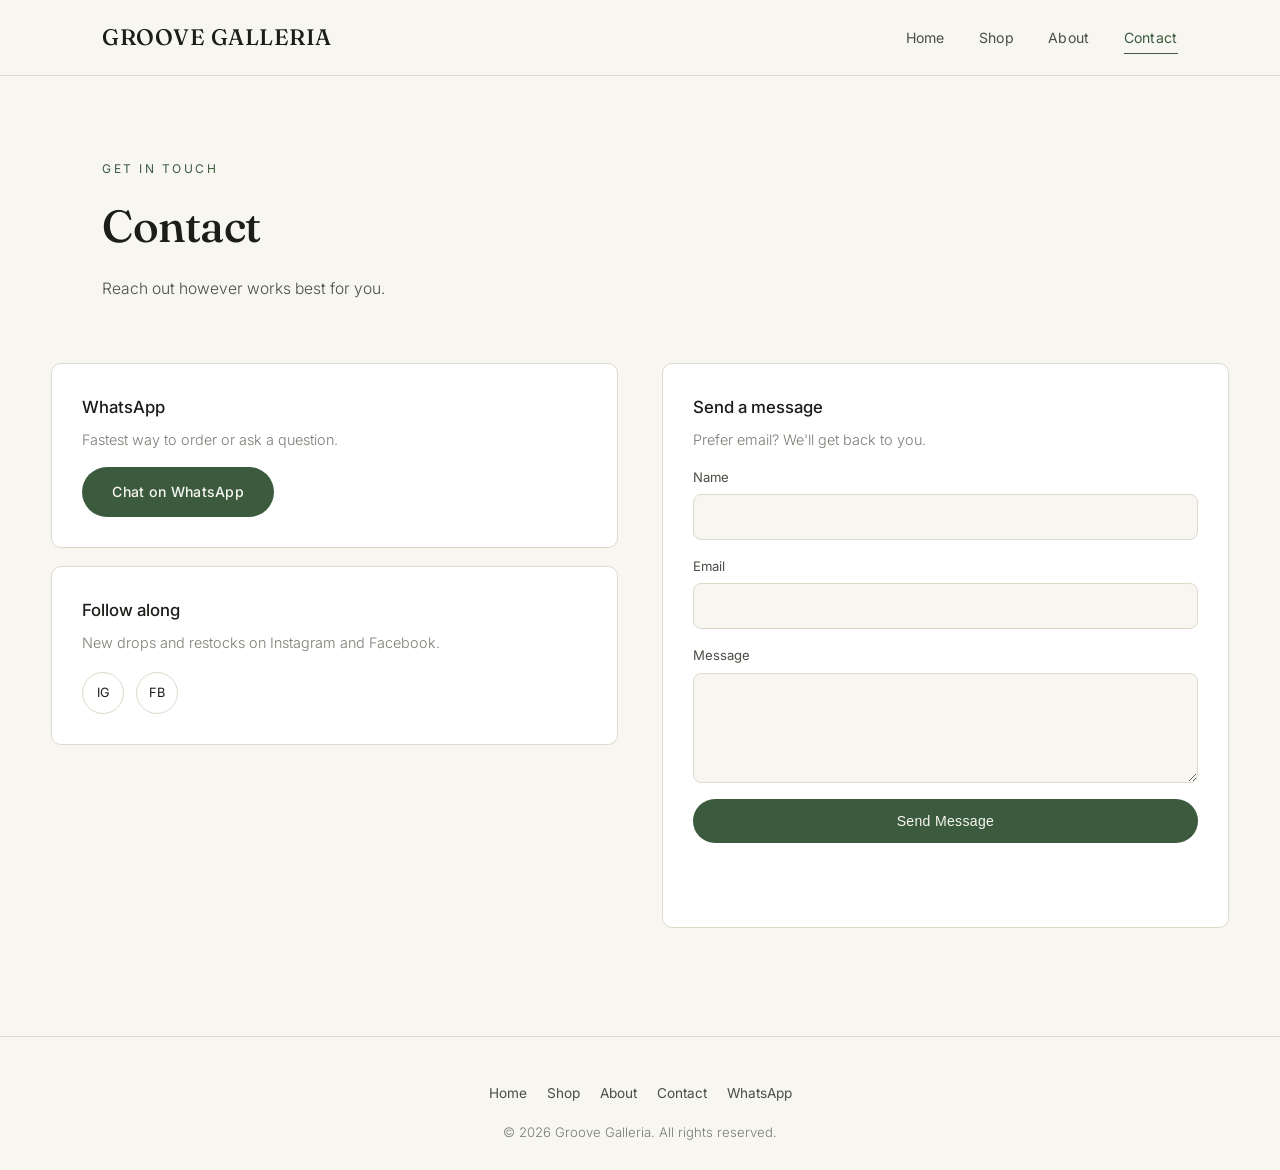
<file: contact(2).html>
<!DOCTYPE html>
<html lang="en">
<head>
<meta charset="UTF-8" />
<meta name="viewport" content="width=device-width, initial-scale=1.0"/>
<title>Contact | Groove Galleria</title>
<meta name="description" content="Get in touch with Groove Galleria — order on WhatsApp, follow us on social, or send a message directly." />
<meta property="og:title" content="Contact | Groove Galleria" />
<meta property="og:image" content="https://groovegalleria.co.za/hero.jpg" />
<meta property="og:type" content="website" />

<link rel="preconnect" href="https://fonts.googleapis.com">
<link rel="preconnect" href="https://fonts.gstatic.com" crossorigin>
<link rel="stylesheet" href="style.css">
</head>
<body>

<nav>
  <a href="index.html" class="logo">GROOVE GALLERIA</a>
  <button class="nav-toggle" aria-label="Toggle menu" aria-expanded="false" aria-controls="nav-links">
    <span></span><span></span><span></span>
  </button>
  <ul class="nav-links" id="nav-links">
    <li><a href="index.html">Home</a></li>
    <li><a href="shop.html">Shop</a></li>
    <li><a href="about.html">About</a></li>
    <li><a href="contact.html" aria-current="page">Contact</a></li>
  </ul>
</nav>

<div class="page-hero">
  <span class="eyebrow">Get In Touch</span>
  <h1>Contact</h1>
  <p>Reach out however works best for you.</p>
</div>

<section class="section">
  <div class="contact-grid">
    <div>
      <div class="contact-card">
        <h3>WhatsApp</h3>
        <p>Fastest way to order or ask a question.</p>
        <a href="https://wa.me/27706686611" target="_blank" rel="noopener" class="btn">Chat on WhatsApp</a>
      </div>
      <div class="contact-card">
        <h3>Follow along</h3>
        <p>New drops and restocks on Instagram and Facebook.</p>
        <div class="social-row">
          <a href="https://instagram.com" target="_blank" rel="noopener" aria-label="Instagram">IG</a>
          <a href="https://facebook.com" target="_blank" rel="noopener" aria-label="Facebook">FB</a>
        </div>
      </div>
    </div>

    <div class="contact-card">
      <h3>Send a message</h3>
      <p>Prefer email? We'll get back to you.</p>
      <form class="contact-form" id="contact-form" action="https://formspree.io/f/YOUR_FORM_ID" method="POST">
        <div class="field">
          <label for="name">Name</label>
          <input type="text" id="name" name="name" required>
        </div>
        <div class="field">
          <label for="email">Email</label>
          <input type="email" id="email" name="email" required>
        </div>
        <div class="field">
          <label for="message">Message</label>
          <textarea id="message" name="message" required></textarea>
        </div>
        <button type="submit" class="btn">Send Message</button>
        <p class="form-status" id="form-status"></p>
      </form>
    </div>
  </div>
</section>

<footer>
  <div class="footer-links">
    <a href="index.html">Home</a>
    <a href="shop.html">Shop</a>
    <a href="about.html">About</a>
    <a href="contact.html">Contact</a>
    <a href="https://wa.me/27706686611" target="_blank" rel="noopener">WhatsApp</a>
  </div>
  <p>&copy; 2026 Groove Galleria. All rights reserved.</p>
</footer>

<script>
const toggle = document.querySelector('.nav-toggle');
const links = document.getElementById('nav-links');
toggle.addEventListener('click', () => {
  const open = links.classList.toggle('open');
  toggle.setAttribute('aria-expanded', open);
});
links.querySelectorAll('a').forEach(a => a.addEventListener('click', () => {
  links.classList.remove('open');
  toggle.setAttribute('aria-expanded', 'false');
}));

// Contact form submission (Formspree)
const form = document.getElementById('contact-form');
const status = document.getElementById('form-status');

form.addEventListener('submit', async (e) => {
  e.preventDefault();
  status.textContent = 'Sending…';
  status.className = 'form-status';

  try {
    const res = await fetch(form.action, {
      method: 'POST',
      body: new FormData(form),
      headers: { 'Accept': 'application/json' }
    });
    if (res.ok) {
      status.textContent = "Message sent — we'll get back to you soon.";
      status.className = 'form-status success';
      form.reset();
    } else {
      throw new Error('Form submission failed');
    }
  } catch (err) {
    status.textContent = 'Something went wrong — please try WhatsApp instead.';
    status.className = 'form-status error';
  }
});
</script>

</body>
</html>
</file>
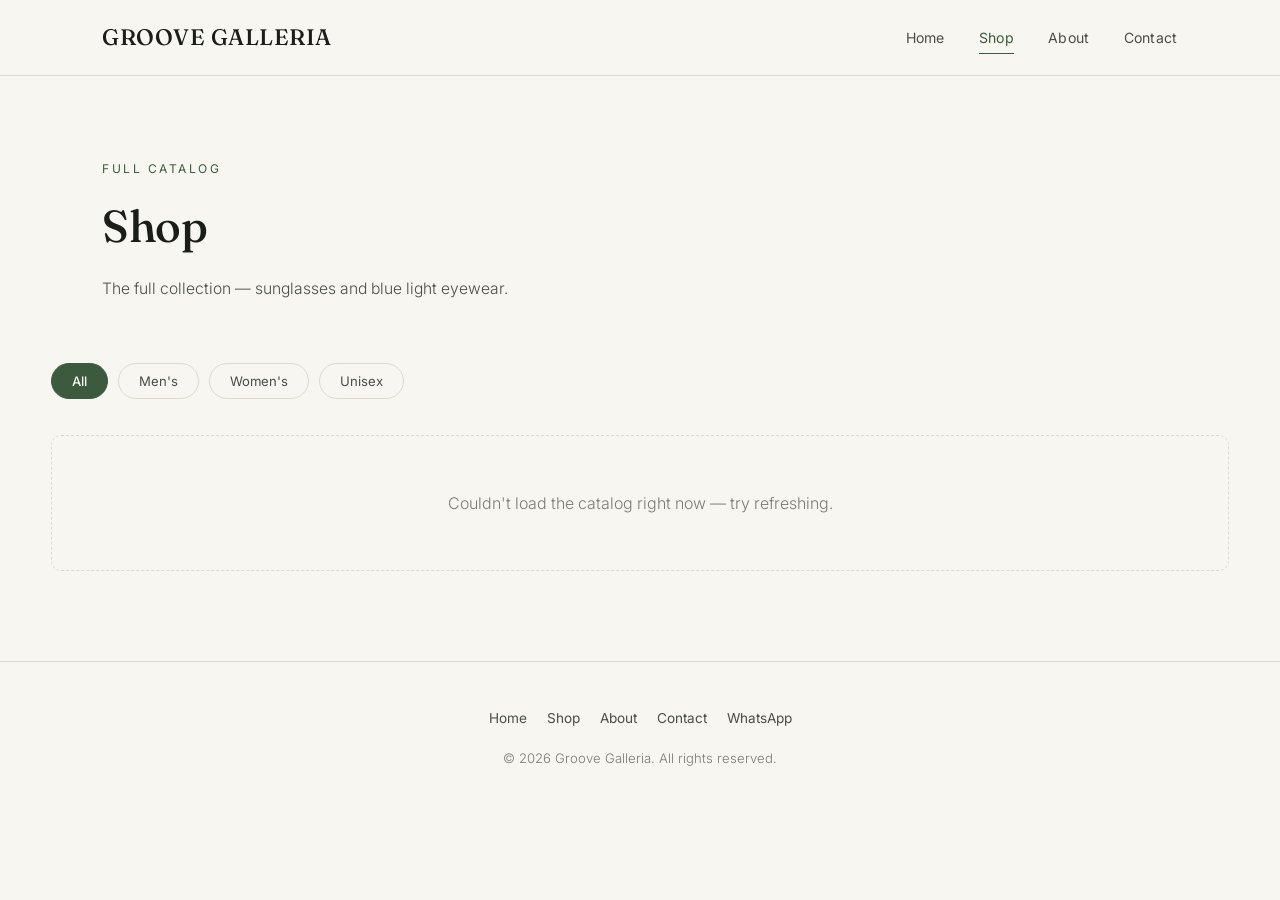
<file: shop.html>
<!DOCTYPE html>
<html lang="en">
<head>
<meta charset="UTF-8" />
<meta name="viewport" content="width=device-width, initial-scale=1.0"/>
<title>Shop | Groove Galleria</title>
<meta name="description" content="Browse the full Groove Galleria catalog — premium sunglasses and blue light glasses for men, women and unisex." />
<meta property="og:title" content="Shop | Groove Galleria" />
<meta property="og:image" content="https://groovegalleria.co.za/hero.jpg" />
<meta property="og:type" content="website" />

<link rel="preconnect" href="https://fonts.googleapis.com">
<link rel="preconnect" href="https://fonts.gstatic.com" crossorigin>
<link rel="stylesheet" href="style.css">
</head>
<body>

<nav>
  <a href="index.html" class="logo">GROOVE GALLERIA</a>
  <button class="nav-toggle" aria-label="Toggle menu" aria-expanded="false" aria-controls="nav-links">
    <span></span><span></span><span></span>
  </button>
  <ul class="nav-links" id="nav-links">
    <li><a href="index.html">Home</a></li>
    <li><a href="shop.html" aria-current="page">Shop</a></li>
    <li><a href="about.html">About</a></li>
    <li><a href="contact.html">Contact</a></li>
  </ul>
</nav>

<div class="page-hero">
  <span class="eyebrow">Full Catalog</span>
  <h1>Shop</h1>
  <p>The full collection — sunglasses and blue light eyewear.</p>
</div>

<section class="section">
  <div class="filters" id="filters">
    <button class="filter-btn active" data-filter="all">All</button>
    <button class="filter-btn" data-filter="men's">Men's</button>
    <button class="filter-btn" data-filter="women's">Women's</button>
    <button class="filter-btn" data-filter="unisex">Unisex</button>
  </div>
  <div class="products-grid" id="products">
    <div class="loading-state">Loading catalog…</div>
  </div>
</section>

<footer>
  <div class="footer-links">
    <a href="index.html">Home</a>
    <a href="shop.html">Shop</a>
    <a href="about.html">About</a>
    <a href="contact.html">Contact</a>
    <a href="https://wa.me/27706686611" target="_blank" rel="noopener">WhatsApp</a>
  </div>
  <p>&copy; 2026 Groove Galleria. All rights reserved.</p>
</footer>

<script>
// Mobile nav toggle
const toggle = document.querySelector('.nav-toggle');
const links = document.getElementById('nav-links');
toggle.addEventListener('click', () => {
  const open = links.classList.toggle('open');
  toggle.setAttribute('aria-expanded', open);
});
links.querySelectorAll('a').forEach(a => a.addEventListener('click', () => {
  links.classList.remove('open');
  toggle.setAttribute('aria-expanded', 'false');
}));

// Product catalog + filtering
let allProducts = [];
const grid = document.getElementById('products');

function renderProducts(list) {
  if (!list.length) {
    grid.innerHTML = '<div class="empty-state">No pieces in this category yet — check back soon.</div>';
    return;
  }
  grid.innerHTML = list.map(product => `
    <div class="product">
      <img src="${product.image || ''}" alt="${product.name}" loading="lazy">
      <div class="product-info">
        <p class="product-category">${product.category || 'Eyewear'}</p>
        <h3>${product.name}</h3>
        <p class="product-price">R${product.price}</p>
        <p class="stock">${product.stock} in stock</p>
        <a href="checkout.html?id=${encodeURIComponent(product.id)}" class="order-btn">
          Buy Now
        </a>
      </div>
    </div>
  `).join('');
}

fetch("https://sheetdb.io/api/v1/5rx85jjefrjui")
  .then(res => res.json())
  .then(products => {
    allProducts = products;
    renderProducts(allProducts);
  })
  .catch(() => {
    grid.innerHTML = '<div class="empty-state">Couldn\'t load the catalog right now — try refreshing.</div>';
  });

document.getElementById('filters').addEventListener('click', (e) => {
  const btn = e.target.closest('.filter-btn');
  if (!btn) return;

  document.querySelectorAll('.filter-btn').forEach(b => b.classList.remove('active'));
  btn.classList.add('active');

  const filter = btn.dataset.filter;
  if (filter === 'all') {
    renderProducts(allProducts);
  } else {
    renderProducts(allProducts.filter(p => (p.gender || p.category || '').toLowerCase().includes(filter)));
  }
});
</script>

</body>
</html>
</file>
<file: style.css>
/* ============================================
   GROOVE GALLERIA — clean spring design system
   ============================================ */

@import url('https://fonts.googleapis.com/css2?family=Fraunces:opsz,wght@9..144,400;9..144,500;9..144,600&family=Inter:wght@300;400;500;600;700&display=swap');

:root {
  --bg: #F7F6F1;
  --bg-raised: #EFEDE4;
  --border: #DEDACB;
  --ink: #1A1D18;
  --ink-soft: #4A4E45;
  --grey: #7A7D74;
  --green: #3C5B3E;
  --green-dark: #2A4029;
  --sage: #8FA888;
  --sage-soft: rgba(143, 168, 136, 0.15);

  --font-display: 'Fraunces', serif;
  --font-body: 'Inter', sans-serif;

  --radius-lg: 10px;
  --radius-md: 8px;
  --radius-full: 40px;
}

* { margin: 0; padding: 0; box-sizing: border-box; }

html { scroll-behavior: smooth; }

body {
  background: var(--bg);
  color: var(--ink);
  font-family: var(--font-body);
  font-weight: 400;
  overflow-x: hidden;
  line-height: 1.55;
}

a { color: inherit; }
img { max-width: 100%; display: block; }

@media (prefers-reduced-motion: reduce) {
  html { scroll-behavior: auto; }
  *, *::before, *::after { animation-duration: 0.001ms !important; animation-iteration-count: 1 !important; transition-duration: 0.001ms !important; }
}

/* ---------- NAV ---------- */
nav {
  width: 100%;
  padding: 20px 8%;
  display: flex;
  justify-content: space-between;
  align-items: center;
  position: fixed;
  top: 0;
  z-index: 1000;
  background: rgba(247,246,241,0.85);
  backdrop-filter: blur(10px);
  border-bottom: 1px solid var(--border);
}

.logo {
  font-family: var(--font-display);
  font-size: 1.4rem;
  font-weight: 500;
  letter-spacing: 0.5px;
  text-decoration: none;
  color: var(--ink);
}

.nav-links { display: flex; gap: 34px; list-style: none; }

.nav-links a {
  text-decoration: none;
  color: var(--ink-soft);
  font-size: 0.88rem;
  letter-spacing: 0.3px;
  transition: 0.3s;
  position: relative;
  padding-bottom: 4px;
}

.nav-links a:hover,
.nav-links a[aria-current="page"] { color: var(--green); }

.nav-links a[aria-current="page"]::after {
  content: '';
  position: absolute;
  left: 0; right: 0; bottom: -4px;
  height: 1px;
  background: var(--green);
}

.nav-toggle {
  display: none;
  flex-direction: column;
  gap: 5px;
  background: none;
  border: none;
  cursor: pointer;
  padding: 6px;
  z-index: 1100;
}
.nav-toggle span { width: 22px; height: 1.5px; background: var(--ink); transition: 0.3s; }
.nav-toggle[aria-expanded="true"] span:nth-child(1) { transform: translateY(6.5px) rotate(45deg); }
.nav-toggle[aria-expanded="true"] span:nth-child(2) { opacity: 0; }
.nav-toggle[aria-expanded="true"] span:nth-child(3) { transform: translateY(-6.5px) rotate(-45deg); }

@media (max-width: 768px) {
  .nav-toggle { display: flex; }
  .nav-links {
    position: fixed;
    inset: 0 0 0 auto;
    width: min(75vw, 320px);
    height: 100vh;
    background: var(--bg);
    flex-direction: column;
    justify-content: center;
    align-items: center;
    gap: 34px;
    transform: translateX(100%);
    transition: transform 0.35s ease;
    border-left: 1px solid var(--border);
  }
  .nav-links.open { transform: translateX(0); }
  .nav-links a { font-size: 1.1rem; }
}

/* ---------- BUTTONS ---------- */
.btn {
  display: inline-block;
  padding: 14px 30px;
  background: var(--green);
  color: var(--bg);
  text-decoration: none;
  border-radius: var(--radius-full);
  font-weight: 500;
  font-size: 0.88rem;
  letter-spacing: 0.3px;
  border: none;
  cursor: pointer;
  transition: 0.3s;
}
.btn:hover { background: var(--green-dark); transform: translateY(-2px); }

.btn-outline {
  background: transparent;
  border: 1px solid var(--border);
  color: var(--ink);
}
.btn-outline:hover { background: var(--sage-soft); border-color: var(--sage); color: var(--green); transform: none; }

:focus-visible { outline: 2px solid var(--green); outline-offset: 3px; }

/* ---------- HERO (home) ---------- */
.hero {
  height: 100vh;
  min-height: 560px;
  position: relative;
  overflow: hidden;
  display: flex;
  align-items: center;
  justify-content: center;
  text-align: center;
}
.hero-image { position: absolute; width: 100%; height: 100%; object-fit: cover; }
.overlay {
  position: absolute; inset: 0;
  background: linear-gradient(to bottom, rgba(26,29,24,0.15), rgba(26,29,24,0.55));
}
.hero-content { position: relative; z-index: 10; max-width: 680px; padding: 20px; color: #fff; }
.hero-tag {
  display: inline-block;
  padding: 7px 18px;
  border: 1px solid rgba(255,255,255,0.4);
  border-radius: var(--radius-full);
  margin-bottom: 25px;
  font-size: 0.75rem;
  letter-spacing: 2px;
  background: rgba(255,255,255,0.08);
  backdrop-filter: blur(8px);
}
.hero-content h1 {
  font-family: var(--font-display);
  font-weight: 500;
  font-size: 4.4rem;
  line-height: 1;
  margin-bottom: 22px;
  letter-spacing: -1px;
}
.hero-content p {
  color: rgba(255,255,255,0.85);
  line-height: 1.7;
  margin-bottom: 32px;
  font-size: 1.02rem;
  font-weight: 300;
}
.scroll-down {
  position: absolute; bottom: 30px; left: 50%;
  transform: translateX(-50%);
  font-size: 0.7rem; letter-spacing: 3px; opacity: 0.75; z-index: 10; color: #fff;
}

/* ---------- PAGE HERO (interior pages) ---------- */
.page-hero { padding: 160px 8% 60px; max-width: 1300px; margin: 0 auto; }
.page-hero .eyebrow {
  color: var(--green);
  font-size: 0.75rem;
  letter-spacing: 2.5px;
  text-transform: uppercase;
  margin-bottom: 12px;
  display: block;
}
.page-hero h1 {
  font-family: var(--font-display);
  font-weight: 500;
  font-size: 2.8rem;
  letter-spacing: -0.5px;
  margin-bottom: 16px;
}
.page-hero p { color: var(--ink-soft); max-width: 520px; font-size: 0.98rem; line-height: 1.7; font-weight: 300; }

/* ---------- SECTIONS ---------- */
section.section { width: 92%; max-width: 1300px; margin: 0 auto 90px; }
.section-header {
  display: flex; justify-content: space-between; align-items: flex-end;
  margin-bottom: 32px; flex-wrap: wrap; gap: 15px;
}
.section-header h2 {
  font-family: var(--font-display);
  font-weight: 500;
  font-size: 1.7rem;
  letter-spacing: -0.3px;
}
.section-header p { color: var(--grey); font-size: 0.9rem; font-weight: 300; }

/* ---------- FILTERS (shop) ---------- */
.filters { display: flex; gap: 10px; flex-wrap: wrap; margin-bottom: 36px; }
.filter-btn {
  padding: 9px 20px;
  border-radius: var(--radius-full);
  border: 1px solid var(--border);
  background: transparent;
  color: var(--ink-soft);
  font-family: var(--font-body);
  font-size: 0.82rem;
  cursor: pointer;
  transition: 0.25s;
}
.filter-btn:hover { border-color: var(--sage); color: var(--green); }
.filter-btn.active { background: var(--green); border-color: var(--green); color: var(--bg); font-weight: 500; }

/* ---------- PRODUCTS ---------- */
.products-grid { display: grid; grid-template-columns: repeat(4, 1fr); gap: 22px; }
.product {
  background: #fff;
  border: 1px solid var(--border);
  border-radius: var(--radius-lg);
  overflow: hidden;
  transition: 0.4s ease;
  opacity: 0;
  transform: translateY(16px);
  animation: fadeUp 0.6s ease forwards;
}
@keyframes fadeUp { to { opacity: 1; transform: translateY(0); } }
.product:hover { transform: translateY(-4px); box-shadow: 0 10px 28px rgba(26,29,24,0.08); border-color: var(--sage); }
.product img { width: 100%; height: 260px; object-fit: cover; background: var(--bg-raised); }
.product-info { padding: 18px; }
.product-category { color: var(--green); font-size: 0.72rem; text-transform: uppercase; letter-spacing: 1px; margin-bottom: 8px; }
.product h3 { font-size: 0.98rem; margin-bottom: 8px; font-weight: 500; }
.product-price { font-size: 1.08rem; font-weight: 600; margin-bottom: 8px; }
.stock { color: var(--grey); margin-bottom: 16px; font-size: 0.85rem; font-weight: 300; }
.order-btn {
  display: block; width: 100%; text-align: center; padding: 11px;
  background: var(--green); color: var(--bg); text-decoration: none;
  border-radius: var(--radius-md); font-weight: 500; transition: 0.3s; font-size: 0.86rem;
}
.order-btn:hover { background: var(--green-dark); }

.empty-state, .loading-state {
  grid-column: 1 / -1; text-align: center; padding: 55px 20px;
  color: var(--grey); border: 1px dashed var(--border); border-radius: var(--radius-lg);
  font-weight: 300;
}

@media (max-width: 1100px) { .products-grid { grid-template-columns: repeat(3, 1fr); } }
@media (max-width: 768px) { .products-grid { grid-template-columns: repeat(2, 1fr); gap: 14px; } .product img { height: 180px; } }
@media (max-width: 480px) { .products-grid { grid-template-columns: 1fr; } }

/* ---------- ABOUT ---------- */
.about-hero-img { width: 100%; height: 400px; object-fit: cover; border-radius: var(--radius-lg); margin-bottom: 56px; border: 1px solid var(--border); }
.about-block { max-width: 680px; margin-bottom: 56px; }
.about-block h2 { font-family: var(--font-display); font-weight: 500; font-size: 1.7rem; letter-spacing: -0.3px; margin-bottom: 16px; }
.about-block p { color: var(--ink-soft); margin-bottom: 12px; font-size: 0.98rem; line-height: 1.75; font-weight: 300; }

.values-grid { display: grid; grid-template-columns: repeat(4, 1fr); gap: 20px; margin-bottom: 64px; }
.value-card { background: #fff; border: 1px solid var(--border); border-radius: var(--radius-lg); padding: 26px 22px; }
.value-card .num { color: var(--sage); font-family: var(--font-display); font-size: 1.3rem; margin-bottom: 10px; display: block; }
.value-card h3 { font-size: 1rem; margin-bottom: 8px; font-weight: 500; }
.value-card p { color: var(--grey); font-size: 0.86rem; line-height: 1.6; font-weight: 300; }

@media (max-width: 900px) { .values-grid { grid-template-columns: repeat(2, 1fr); } }
@media (max-width: 520px) { .values-grid { grid-template-columns: 1fr; } .about-hero-img { height: 240px; } }

.cta-banner {
  text-align: center; padding: 64px 40px;
  background: var(--green); color: var(--bg);
  border-radius: var(--radius-lg);
}
.cta-banner h2 { font-family: var(--font-display); font-weight: 500; font-size: 1.7rem; margin-bottom: 12px; }
.cta-banner p { color: rgba(247,246,241,0.85); margin-bottom: 26px; max-width: 460px; margin-left: auto; margin-right: auto; font-weight: 300; }
.cta-banner .btn { background: var(--bg); color: var(--green); }
.cta-banner .btn:hover { background: #fff; }

/* ---------- CONTACT ---------- */
.contact-grid { display: grid; grid-template-columns: 1fr 1fr; gap: 44px; align-items: start; }
.contact-card { background: #fff; border: 1px solid var(--border); border-radius: var(--radius-lg); padding: 30px; margin-bottom: 18px; }
.contact-card h3 { font-size: 1.05rem; margin-bottom: 8px; font-weight: 500; }
.contact-card p { color: var(--grey); font-size: 0.9rem; margin-bottom: 16px; line-height: 1.6; font-weight: 300; }

.social-row { display: flex; gap: 12px; margin-top: 18px; }
.social-row a {
  width: 42px; height: 42px; display: flex; align-items: center; justify-content: center;
  border: 1px solid var(--border); border-radius: 50%; text-decoration: none; transition: 0.25s; font-size: 0.8rem;
}
.social-row a:hover { border-color: var(--sage); color: var(--green); }

form.contact-form { display: flex; flex-direction: column; gap: 16px; }
.field { display: flex; flex-direction: column; gap: 7px; }
.field label { font-size: 0.82rem; color: var(--ink-soft); }
.field input, .field textarea {
  background: var(--bg); border: 1px solid var(--border); border-radius: var(--radius-md);
  padding: 13px 15px; color: var(--ink); font-family: var(--font-body); font-size: 0.92rem;
}
.field input:focus, .field textarea:focus { outline: none; border-color: var(--green); }
.field textarea { resize: vertical; min-height: 110px; }
.form-status { font-size: 0.85rem; margin-top: 2px; min-height: 20px; }
.form-status.success { color: var(--green); }
.form-status.error { color: #a4453e; }

@media (max-width: 850px) { .contact-grid { grid-template-columns: 1fr; } }

/* ---------- FOOTER ---------- */
footer { padding: 46px 8% 28px; border-top: 1px solid var(--border); text-align: center; color: var(--grey); }
footer .footer-links { display: flex; justify-content: center; gap: 20px; margin-bottom: 18px; flex-wrap: wrap; }
footer .footer-links a { text-decoration: none; color: var(--ink-soft); font-size: 0.85rem; }
footer .footer-links a:hover { color: var(--green); }
footer p { font-size: 0.82rem; font-weight: 300; }
</file>
